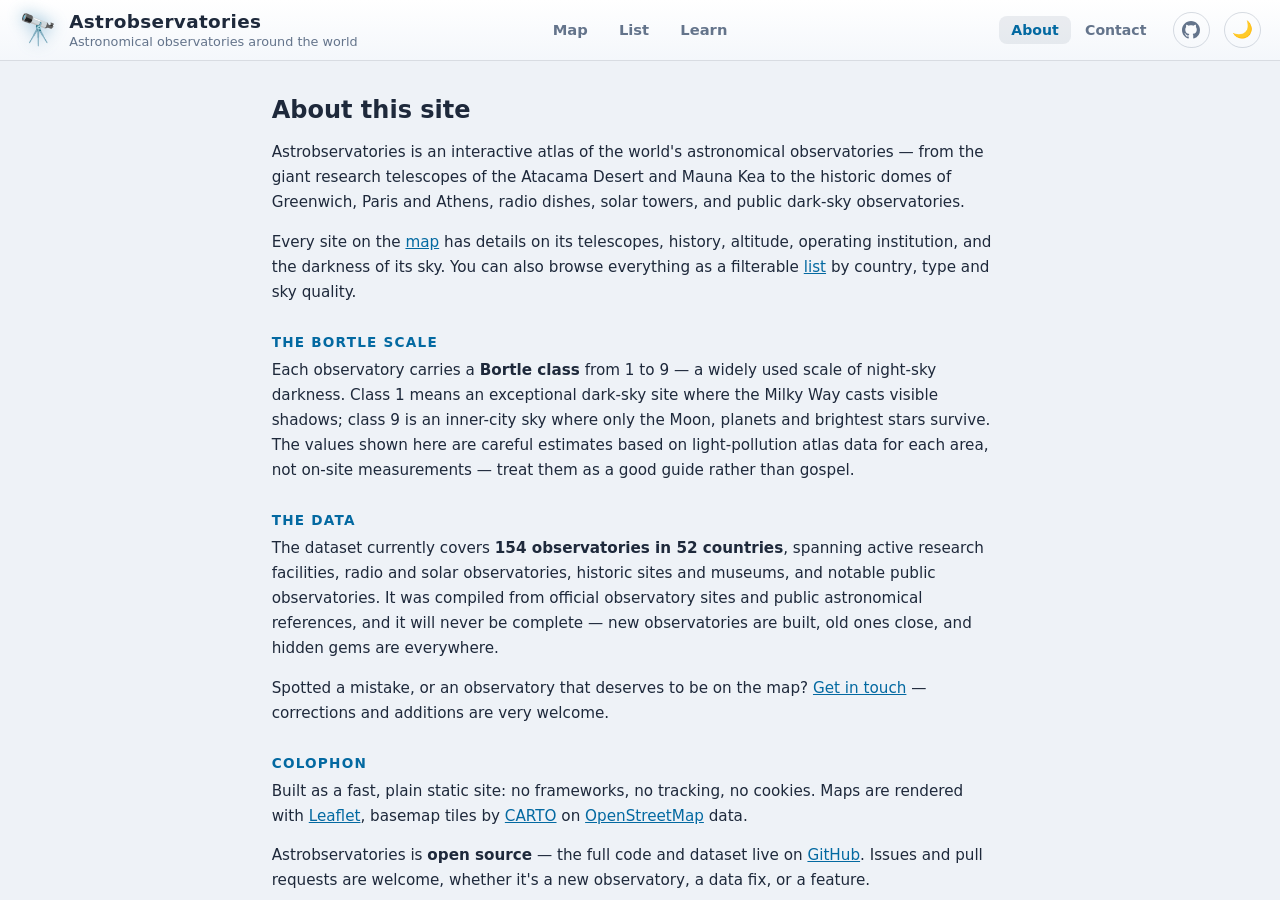
<file: about.html>
<!DOCTYPE html>
<html lang="en">
<head>
  <meta charset="UTF-8">
  <meta name="viewport" content="width=device-width, initial-scale=1.0">
  <title>About · Astrobservatories</title>
  <meta name="description" content="About Astrobservatories — an interactive map of the world's astronomical observatories">
  <link rel="icon" href="data:image/svg+xml,<svg xmlns=%22http://www.w3.org/2000/svg%22 viewBox=%220 0 100 100%22><text y=%22.9em%22 font-size=%2290%22>🔭</text></svg>">
  <link rel="stylesheet" href="css/style.css">
</head>
<body class="content-page">
  <header class="topbar">
    <div class="brand">
      <span class="brand-icon" aria-hidden="true">🔭</span>
      <div class="brand-text">
        <h1>Astrobservatories</h1>
        <p class="subtitle">Astronomical observatories around the world</p>
      </div>
    </div>
    <nav class="nav nav-main">
      <a href="index.html">Map</a>
      <a href="list.html">List</a>
      <a href="learn.html">Learn</a>
    </nav>
    <div class="controls">
      <nav class="nav">
        <a href="about.html" class="active">About</a>
        <a href="contact.html">Contact</a>
      </nav>
      <a class="gh-link" href="https://github.com/evangelosmeklis/astrobservatories" target="_blank" rel="noopener" aria-label="View source on GitHub" title="View source on GitHub">
        <svg viewBox="0 0 16 16" width="18" height="18" fill="currentColor" aria-hidden="true"><path d="M8 0C3.58 0 0 3.58 0 8c0 3.54 2.29 6.53 5.47 7.59.4.07.55-.17.55-.38 0-.19-.01-.82-.01-1.49-2.01.37-2.53-.49-2.69-.94-.09-.23-.48-.94-.82-1.13-.28-.15-.68-.52-.01-.53.63-.01 1.08.58 1.23.82.72 1.21 1.87.87 2.33.66.07-.52.28-.87.51-1.07-1.78-.2-3.64-.89-3.64-3.95 0-.87.31-1.59.82-2.15-.08-.2-.36-1.02.08-2.12 0 0 .67-.21 2.2.82.64-.18 1.32-.27 2-.27s1.36.09 2 .27c1.53-1.04 2.2-.82 2.2-.82.44 1.1.16 1.92.08 2.12.51.56.82 1.27.82 2.15 0 3.07-1.87 3.75-3.65 3.95.29.25.54.73.54 1.48 0 1.07-.01 1.93-.01 2.2 0 .21.15.46.55.38A8.01 8.01 0 0 0 16 8c0-4.42-3.58-8-8-8z"/></svg>
      </a>
      <button type="button" id="theme-btn" class="theme-btn" aria-label="Toggle dark mode">🌙</button>
    </div>
  </header>

  <main class="page-scroll">
  <div class="page">
    <h2>About this site</h2>
    <p>
      Astrobservatories is an interactive atlas of the world's astronomical observatories —
      from the giant research telescopes of the Atacama Desert and Mauna Kea to the historic
      domes of Greenwich, Paris and Athens, radio dishes, solar towers, and public
      dark-sky observatories.
    </p>
    <p>
      Every site on the <a href="index.html">map</a> has details on its telescopes, history,
      altitude, operating institution, and the darkness of its sky. You can also browse
      everything as a filterable <a href="list.html">list</a> by country, type and sky quality.
    </p>

    <h3>The Bortle scale</h3>
    <p>
      Each observatory carries a <strong>Bortle class</strong> from 1 to 9 — a widely used
      scale of night-sky darkness. Class 1 means an exceptional dark-sky site where the
      Milky Way casts visible shadows; class 9 is an inner-city sky where only the Moon,
      planets and brightest stars survive. The values shown here are careful estimates
      based on light-pollution atlas data for each area, not on-site measurements —
      treat them as a good guide rather than gospel.
    </p>

    <h3>The data</h3>
    <p>
      The dataset currently covers <strong>154 observatories in 52 countries</strong>, spanning
      active research facilities, radio and solar observatories, historic sites and museums, and
      notable public observatories. It was compiled from official observatory sites and public
      astronomical references, and it will never be complete — new observatories are built, old
      ones close, and hidden gems are everywhere.
    </p>
    <p>
      Spotted a mistake, or an observatory that deserves to be on the map?
      <a href="contact.html">Get in touch</a> — corrections and additions are very welcome.
    </p>

    <h3>Colophon</h3>
    <p>
      Built as a fast, plain static site: no frameworks, no tracking, no cookies. Maps are
      rendered with <a href="https://leafletjs.com" target="_blank" rel="noopener">Leaflet</a>,
      basemap tiles by <a href="https://carto.com/attributions" target="_blank" rel="noopener">CARTO</a>
      on <a href="https://www.openstreetmap.org/copyright" target="_blank" rel="noopener">OpenStreetMap</a> data.
    </p>
    <p>
      Astrobservatories is <strong>open source</strong> — the full code and dataset live on
      <a href="https://github.com/evangelosmeklis/astrobservatories" target="_blank" rel="noopener">GitHub</a>.
      Issues and pull requests are welcome, whether it's a new observatory, a data fix, or a feature.
    </p>
  </div>
  </main>

  <script src="js/theme.js"></script>
</body>
</html>
</file>
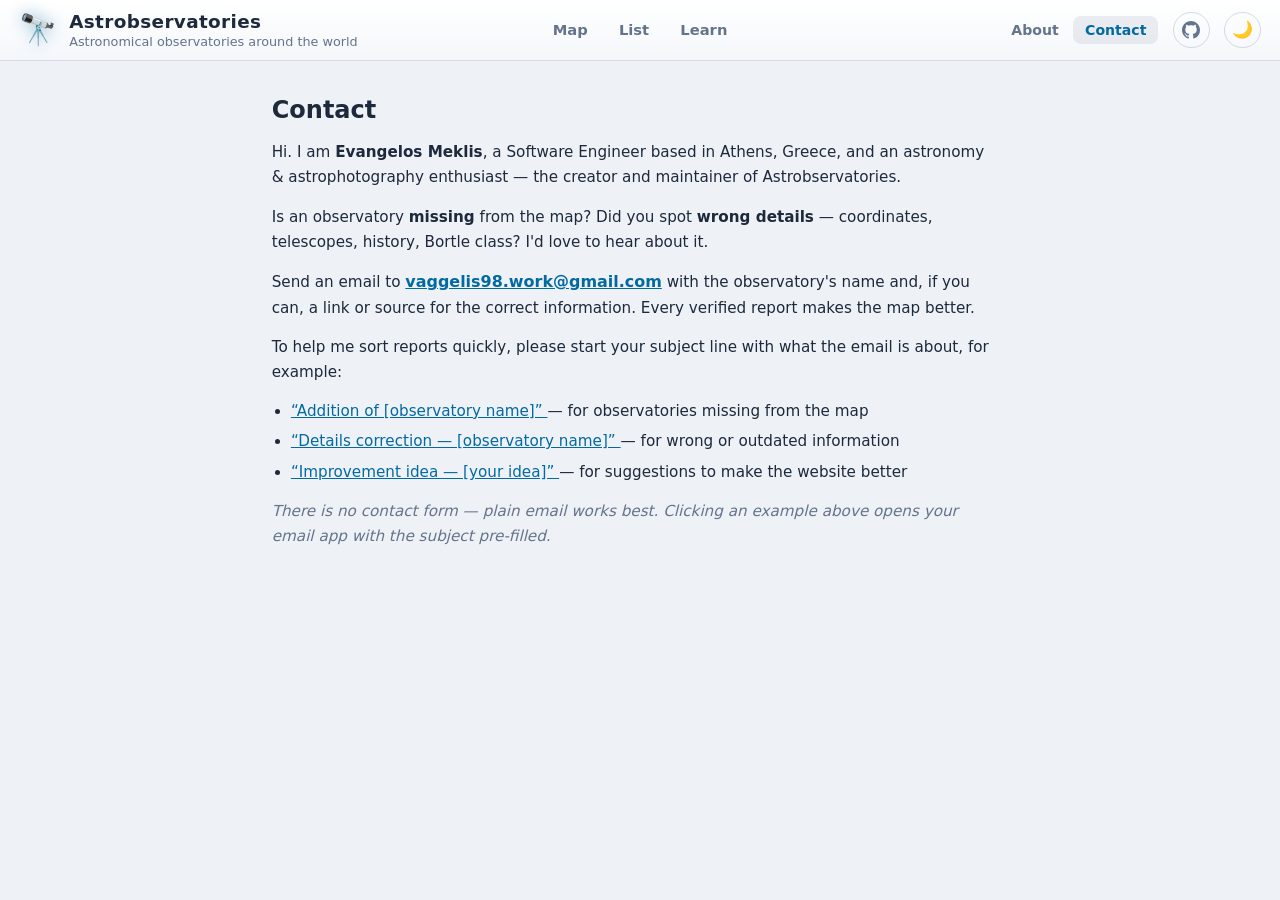
<file: contact.html>
<!DOCTYPE html>
<html lang="en">
<head>
  <meta charset="UTF-8">
  <meta name="viewport" content="width=device-width, initial-scale=1.0">
  <title>Contact · Astrobservatories</title>
  <meta name="description" content="Contact Astrobservatories — report a missing observatory or wrong details">
  <link rel="icon" href="data:image/svg+xml,<svg xmlns=%22http://www.w3.org/2000/svg%22 viewBox=%220 0 100 100%22><text y=%22.9em%22 font-size=%2290%22>🔭</text></svg>">
  <link rel="stylesheet" href="css/style.css">
</head>
<body class="content-page">
  <header class="topbar">
    <div class="brand">
      <span class="brand-icon" aria-hidden="true">🔭</span>
      <div class="brand-text">
        <h1>Astrobservatories</h1>
        <p class="subtitle">Astronomical observatories around the world</p>
      </div>
    </div>
    <nav class="nav nav-main">
      <a href="index.html">Map</a>
      <a href="list.html">List</a>
      <a href="learn.html">Learn</a>
    </nav>
    <div class="controls">
      <nav class="nav">
        <a href="about.html">About</a>
        <a href="contact.html" class="active">Contact</a>
      </nav>
      <a class="gh-link" href="https://github.com/evangelosmeklis/astrobservatories" target="_blank" rel="noopener" aria-label="View source on GitHub" title="View source on GitHub">
        <svg viewBox="0 0 16 16" width="18" height="18" fill="currentColor" aria-hidden="true"><path d="M8 0C3.58 0 0 3.58 0 8c0 3.54 2.29 6.53 5.47 7.59.4.07.55-.17.55-.38 0-.19-.01-.82-.01-1.49-2.01.37-2.53-.49-2.69-.94-.09-.23-.48-.94-.82-1.13-.28-.15-.68-.52-.01-.53.63-.01 1.08.58 1.23.82.72 1.21 1.87.87 2.33.66.07-.52.28-.87.51-1.07-1.78-.2-3.64-.89-3.64-3.95 0-.87.31-1.59.82-2.15-.08-.2-.36-1.02.08-2.12 0 0 .67-.21 2.2.82.64-.18 1.32-.27 2-.27s1.36.09 2 .27c1.53-1.04 2.2-.82 2.2-.82.44 1.1.16 1.92.08 2.12.51.56.82 1.27.82 2.15 0 3.07-1.87 3.75-3.65 3.95.29.25.54.73.54 1.48 0 1.07-.01 1.93-.01 2.2 0 .21.15.46.55.38A8.01 8.01 0 0 0 16 8c0-4.42-3.58-8-8-8z"/></svg>
      </a>
      <button type="button" id="theme-btn" class="theme-btn" aria-label="Toggle dark mode">🌙</button>
    </div>
  </header>

  <main class="page-scroll">
  <div class="page">
    <h2>Contact</h2>
    <p>
      Hi. I am <strong>Evangelos Meklis</strong>, a Software Engineer based in Athens, Greece,
      and an astronomy &amp; astrophotography enthusiast — the creator and maintainer of Astrobservatories.
    </p>
    <p>
      Is an observatory <strong>missing</strong> from the map? Did you spot
      <strong>wrong details</strong> — coordinates, telescopes, history, Bortle class?
      I'd love to hear about it.
    </p>
    <p>
      Send an email to
      <a class="email-link" href="mailto:vaggelis98.work@gmail.com">vaggelis98.work@gmail.com</a>
      with the observatory's name and, if you can, a link or source for the correct
      information. Every verified report makes the map better.
    </p>
    <p>
      To help me sort reports quickly, please start your subject line with what the email is about, for example:
    </p>
    <ul class="subject-examples">
      <li>
        <a href="mailto:vaggelis98.work@gmail.com?subject=Addition%20of%20%5Bobservatory%20name%5D">
          “Addition of [observatory name]”
        </a> — for observatories missing from the map
      </li>
      <li>
        <a href="mailto:vaggelis98.work@gmail.com?subject=Details%20correction%20%E2%80%94%20%5Bobservatory%20name%5D">
          “Details correction — [observatory name]”
        </a> — for wrong or outdated information
      </li>
      <li>
        <a href="mailto:vaggelis98.work@gmail.com?subject=Improvement%20idea%20%E2%80%94%20%5Byour%20idea%5D">
          “Improvement idea — [your idea]”
        </a> — for suggestions to make the website better
      </li>
    </ul>
    <p class="page-note">
      There is no contact form — plain email works best. Clicking an example above opens
      your email app with the subject pre-filled.
    </p>
  </div>
  </main>

  <script src="js/theme.js"></script>
</body>
</html>
</file>
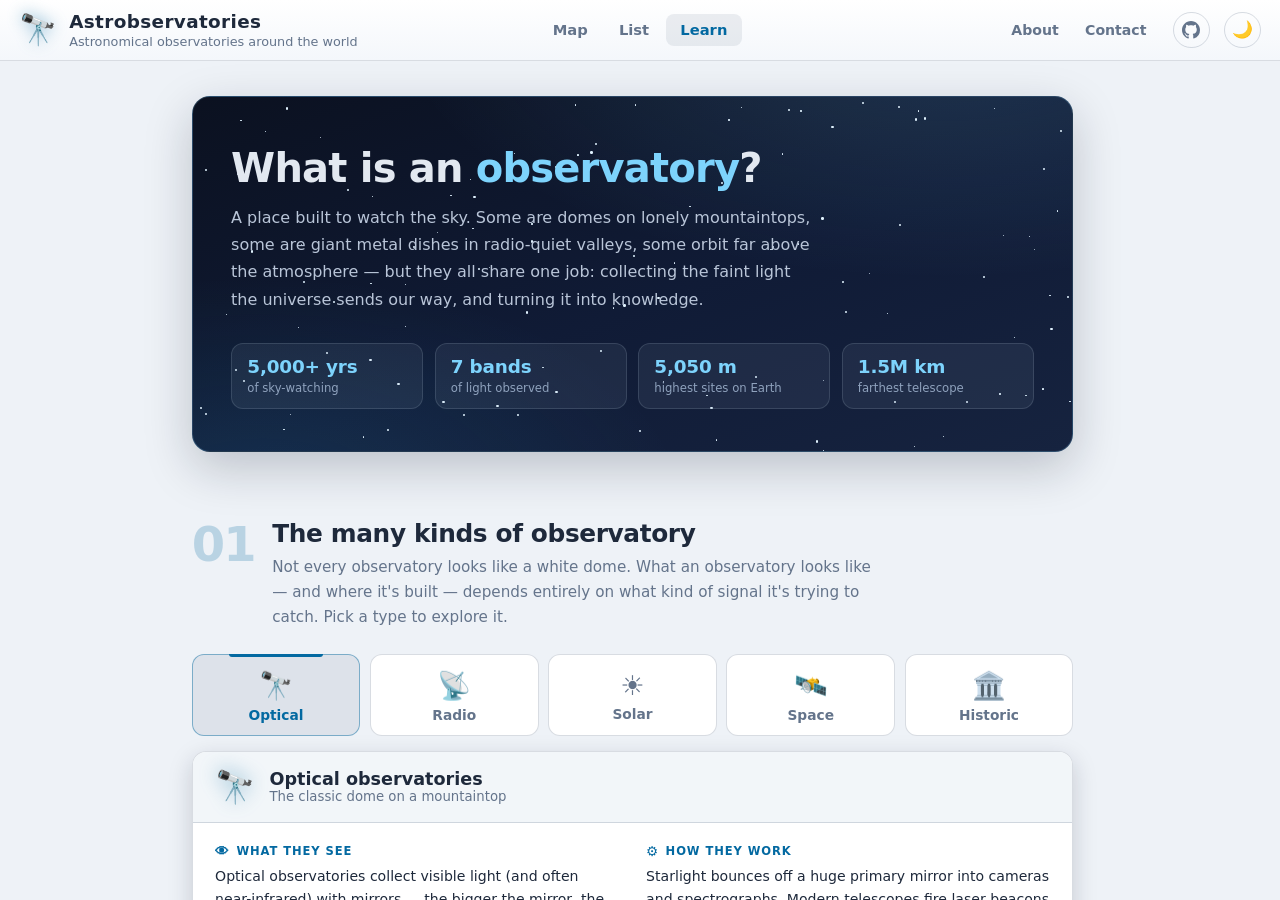
<file: learn.html>
<!DOCTYPE html>
<html lang="en">
<head>
  <meta charset="UTF-8">
  <meta name="viewport" content="width=device-width, initial-scale=1.0">
  <title>Learn · Astrobservatories</title>
  <meta name="description" content="What is an observatory? Explore the types of observatories, the electromagnetic spectrum, why telescopes live on mountaintops, the Bortle scale and the history of astronomy — interactively.">
  <link rel="icon" href="data:image/svg+xml,<svg xmlns=%22http://www.w3.org/2000/svg%22 viewBox=%220 0 100 100%22><text y=%22.9em%22 font-size=%2290%22>🔭</text></svg>">
  <link rel="stylesheet" href="css/style.css">
</head>
<body class="content-page">
  <header class="topbar">
    <div class="brand">
      <span class="brand-icon" aria-hidden="true">🔭</span>
      <div class="brand-text">
        <h1>Astrobservatories</h1>
        <p class="subtitle">Astronomical observatories around the world</p>
      </div>
    </div>
    <nav class="nav nav-main">
      <a href="index.html">Map</a>
      <a href="list.html">List</a>
      <a href="learn.html" class="active">Learn</a>
    </nav>
    <div class="controls">
      <nav class="nav">
        <a href="about.html">About</a>
        <a href="contact.html">Contact</a>
      </nav>
      <a class="gh-link" href="https://github.com/evangelosmeklis/astrobservatories" target="_blank" rel="noopener" aria-label="View source on GitHub" title="View source on GitHub">
        <svg viewBox="0 0 16 16" width="18" height="18" fill="currentColor" aria-hidden="true"><path d="M8 0C3.58 0 0 3.58 0 8c0 3.54 2.29 6.53 5.47 7.59.4.07.55-.17.55-.38 0-.19-.01-.82-.01-1.49-2.01.37-2.53-.49-2.69-.94-.09-.23-.48-.94-.82-1.13-.28-.15-.68-.52-.01-.53.63-.01 1.08.58 1.23.82.72 1.21 1.87.87 2.33.66.07-.52.28-.87.51-1.07-1.78-.2-3.64-.89-3.64-3.95 0-.87.31-1.59.82-2.15-.08-.2-.36-1.02.08-2.12 0 0 .67-.21 2.2.82.64-.18 1.32-.27 2-.27s1.36.09 2 .27c1.53-1.04 2.2-.82 2.2-.82.44 1.1.16 1.92.08 2.12.51.56.82 1.27.82 2.15 0 3.07-1.87 3.75-3.65 3.95.29.25.54.73.54 1.48 0 1.07-.01 1.93-.01 2.2 0 .21.15.46.55.38A8.01 8.01 0 0 0 16 8c0-4.42-3.58-8-8-8z"/></svg>
      </a>
      <button type="button" id="theme-btn" class="theme-btn" aria-label="Toggle dark mode">🌙</button>
    </div>
  </header>

  <main class="page-scroll">
  <div class="page page--wide learn">

    <!-- ============ Hero ============ -->
    <section class="learn-hero">
      <div class="hero-stars" id="hero-stars" aria-hidden="true"></div>
      <div class="hero-inner">
        <h2>What is an <em>observatory</em>?</h2>
        <p>
          A place built to watch the sky. Some are domes on lonely mountaintops, some are
          giant metal dishes in radio-quiet valleys, some orbit far above the atmosphere —
          but they all share one job: collecting the faint light the universe sends our way,
          and turning it into knowledge.
        </p>
        <div class="hero-stats">
          <div class="hero-stat"><strong>5,000+ yrs</strong><span>of sky-watching</span></div>
          <div class="hero-stat"><strong>7 bands</strong><span>of light observed</span></div>
          <div class="hero-stat"><strong>5,050 m</strong><span>highest sites on Earth</span></div>
          <div class="hero-stat"><strong>1.5M km</strong><span>farthest telescope</span></div>
        </div>
      </div>
    </section>

    <!-- ============ Types ============ -->
    <section class="learn-section" id="types">
      <header class="chapter-head">
        <span class="ch-num" aria-hidden="true">01</span>
        <div>
          <h3 class="ch-title">The many kinds of observatory</h3>
          <p class="ch-lead">
            Not every observatory looks like a white dome. What an observatory looks like —
            and where it's built — depends entirely on what kind of signal it's trying to catch.
            Pick a type to explore it.
          </p>
        </div>
      </header>
      <div class="type-tabs" id="type-tabs" role="tablist" aria-label="Observatory types"></div>
      <div class="type-panel learn-card" id="type-panel"></div>
    </section>

    <!-- ============ Spectrum ============ -->
    <section class="learn-section" id="spectrum">
      <header class="chapter-head">
        <span class="ch-num" aria-hidden="true">02</span>
        <div>
          <h3 class="ch-title">One sky, seven kinds of light</h3>
          <p class="ch-lead">
            Visible light is only a sliver of the electromagnetic spectrum. Each band reveals
            a different universe — but Earth's atmosphere blocks most of them, which is why
            observatories end up on mountaintops or in space. Tap a band to see what it shows us.
          </p>
        </div>
      </header>
      <div class="spectrum-bar" id="spectrum-bar" role="tablist" aria-label="Electromagnetic spectrum bands"></div>
      <div class="spectrum-scale" aria-hidden="true">
        <span>← longer waves</span>
        <span>shorter waves →</span>
      </div>
      <div class="spectrum-panel learn-card" id="spectrum-panel"></div>
    </section>

    <!-- ============ Altitude ============ -->
    <section class="learn-section" id="altitude">
      <header class="chapter-head">
        <span class="ch-num" aria-hidden="true">03</span>
        <div>
          <h3 class="ch-title">Why mountaintops?</h3>
          <p class="ch-lead">
            Air is the enemy of astronomy: it blurs starlight, glows faintly at night, and its
            water vapour swallows infrared light entirely. The cure is simple — climb above as
            much of it as you can. Drag the slider to take an observatory up a mountain.
          </p>
        </div>
      </header>
      <div class="alt-widget learn-card">
        <div class="alt-scene" id="alt-scene" aria-hidden="true">
          <div class="alt-stars" id="alt-stars"></div>
          <svg viewBox="0 0 400 180" preserveAspectRatio="none" class="alt-mountain">
            <polygon points="0,180 85,80 200,180" fill="rgba(71, 85, 105, 0.45)"/>
            <polygon points="100,180 260,25 400,180" fill="rgba(30, 41, 59, 0.8)"/>
          </svg>
          <div class="alt-dome" id="alt-dome">🔭</div>
          <div class="alt-haze" id="alt-haze"></div>
        </div>
        <div class="alt-controls">
          <input type="range" id="alt-slider" min="0" max="5100" step="50" value="0" aria-label="Observatory altitude in metres">
          <div class="alt-big" id="alt-value">0 m</div>
          <div class="alt-atmo" id="alt-atmo"></div>
          <div class="alt-atmo-bar"><div class="alt-atmo-fill" id="alt-fill"></div></div>
          <p class="alt-desc" id="alt-desc"></p>
          <div class="alt-example" id="alt-example"></div>
        </div>
      </div>
    </section>

    <!-- ============ Bortle ============ -->
    <section class="learn-section" id="bortle">
      <header class="chapter-head">
        <span class="ch-num" aria-hidden="true">04</span>
        <div>
          <h3 class="ch-title">How dark is your sky?</h3>
          <p class="ch-lead">
            Astronomers rate night-sky darkness on the <strong>Bortle scale</strong>, from
            class 1 (a sky so dark the Milky Way casts shadows) to class 9 (an inner-city
            glow where only the Moon and a handful of stars survive). Slide through the
            classes and watch the stars disappear.
          </p>
        </div>
      </header>
      <div class="bortle-widget learn-card">
        <div class="bortle-sky" id="bortle-sky" aria-hidden="true">
          <div class="milky-way" id="milky-way"></div>
          <div class="bortle-stars" id="bortle-stars"></div>
          <div class="bortle-horizon"></div>
        </div>
        <div class="bortle-controls">
          <input type="range" id="bortle-slider" min="1" max="9" step="1" value="1" aria-label="Bortle class">
          <div class="bortle-ticks" aria-hidden="true">
            <span>1</span><span>2</span><span>3</span><span>4</span><span>5</span><span>6</span><span>7</span><span>8</span><span>9</span>
          </div>
          <div class="bortle-readout">
            <span class="bortle-chip" id="bortle-chip"></span>
            <span class="bortle-class-name" id="bortle-name"></span>
          </div>
          <p class="bortle-desc" id="bortle-desc"></p>
          <p class="bortle-see" id="bortle-see"></p>
        </div>
      </div>
    </section>

    <!-- ============ Timeline ============ -->
    <section class="learn-section" id="history">
      <header class="chapter-head">
        <span class="ch-num" aria-hidden="true">05</span>
        <div>
          <h3 class="ch-title">Five millennia of looking up</h3>
          <p class="ch-lead">
            Observatories are older than telescopes — older, even, than writing in some places.
            Click any milestone to expand it.
          </p>
        </div>
      </header>
      <div class="timeline" id="timeline"></div>
    </section>

    <!-- ============ Quiz ============ -->
    <section class="learn-section" id="quiz">
      <header class="chapter-head">
        <span class="ch-num" aria-hidden="true">06</span>
        <div>
          <h3 class="ch-title">Test your knowledge</h3>
          <p class="ch-lead">Six quick questions — no pressure, instant answers.</p>
        </div>
      </header>
      <div class="quiz-card learn-card" id="quiz-card"></div>
    </section>

    <!-- ============ CTA ============ -->
    <section class="learn-cta">
      <p>Ready to explore the real thing?</p>
      <div class="cta-links">
        <a class="cta-btn" href="index.html">🗺️ Open the map</a>
        <a class="cta-btn cta-alt" href="list.html">📋 Browse the list</a>
      </div>
    </section>

  </div>
  </main>

  <script src="js/theme.js"></script>
  <script src="js/learn.js"></script>
</body>
</html>
</file>
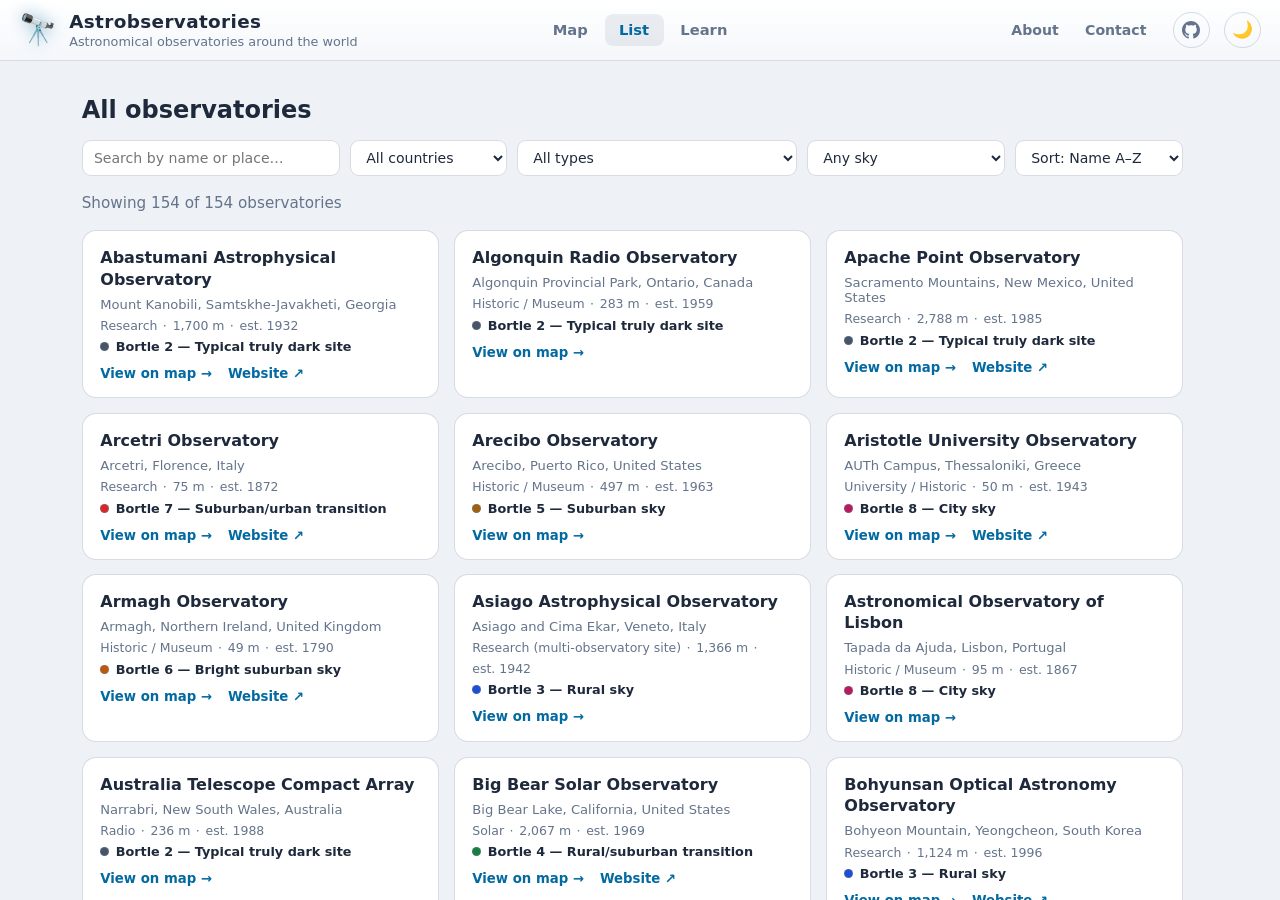
<file: list.html>
<!DOCTYPE html>
<html lang="en">
<head>
  <meta charset="UTF-8">
  <meta name="viewport" content="width=device-width, initial-scale=1.0">
  <title>All Observatories · Astrobservatories</title>
  <meta name="description" content="Browse and filter all astronomical observatories — by country, type and sky darkness">
  <link rel="icon" href="data:image/svg+xml,<svg xmlns=%22http://www.w3.org/2000/svg%22 viewBox=%220 0 100 100%22><text y=%22.9em%22 font-size=%2290%22>🔭</text></svg>">
  <link rel="stylesheet" href="css/style.css">
</head>
<body class="content-page">
  <header class="topbar">
    <div class="brand">
      <span class="brand-icon" aria-hidden="true">🔭</span>
      <div class="brand-text">
        <h1>Astrobservatories</h1>
        <p class="subtitle">Astronomical observatories around the world</p>
      </div>
    </div>
    <nav class="nav nav-main">
      <a href="index.html">Map</a>
      <a href="list.html" class="active">List</a>
      <a href="learn.html">Learn</a>
    </nav>
    <div class="controls">
      <nav class="nav">
        <a href="about.html">About</a>
        <a href="contact.html">Contact</a>
      </nav>
      <a class="gh-link" href="https://github.com/evangelosmeklis/astrobservatories" target="_blank" rel="noopener" aria-label="View source on GitHub" title="View source on GitHub">
        <svg viewBox="0 0 16 16" width="18" height="18" fill="currentColor" aria-hidden="true"><path d="M8 0C3.58 0 0 3.58 0 8c0 3.54 2.29 6.53 5.47 7.59.4.07.55-.17.55-.38 0-.19-.01-.82-.01-1.49-2.01.37-2.53-.49-2.69-.94-.09-.23-.48-.94-.82-1.13-.28-.15-.68-.52-.01-.53.63-.01 1.08.58 1.23.82.72 1.21 1.87.87 2.33.66.07-.52.28-.87.51-1.07-1.78-.2-3.64-.89-3.64-3.95 0-.87.31-1.59.82-2.15-.08-.2-.36-1.02.08-2.12 0 0 .67-.21 2.2.82.64-.18 1.32-.27 2-.27s1.36.09 2 .27c1.53-1.04 2.2-.82 2.2-.82.44 1.1.16 1.92.08 2.12.51.56.82 1.27.82 2.15 0 3.07-1.87 3.75-3.65 3.95.29.25.54.73.54 1.48 0 1.07-.01 1.93-.01 2.2 0 .21.15.46.55.38A8.01 8.01 0 0 0 16 8c0-4.42-3.58-8-8-8z"/></svg>
      </a>
      <button type="button" id="theme-btn" class="theme-btn" aria-label="Toggle dark mode">🌙</button>
    </div>
  </header>

  <main class="page-scroll">
  <div class="page page--wide">
    <h2>All observatories</h2>

    <div class="filters">
      <input type="search" id="f-search" placeholder="Search by name or place…" aria-label="Search">
      <select id="f-country" aria-label="Filter by country">
        <option value="">All countries</option>
      </select>
      <select id="f-type" aria-label="Filter by type">
        <option value="">All types</option>
      </select>
      <select id="f-sky" aria-label="Filter by sky darkness">
        <option value="">Any sky</option>
        <option value="dark">Dark sky (Bortle 1–3)</option>
        <option value="moderate">Moderate (Bortle 4–6)</option>
        <option value="bright">Bright (Bortle 7–9)</option>
      </select>
      <select id="f-sort" aria-label="Sort">
        <option value="name">Sort: Name A–Z</option>
        <option value="altitude">Sort: Highest first</option>
        <option value="oldest">Sort: Oldest first</option>
        <option value="newest">Sort: Newest first</option>
      </select>
    </div>

    <p class="result-count" id="result-count"></p>
    <div class="cards" id="cards"></div>
  </div>
  </main>

  <script src="js/theme.js"></script>
  <script src="js/list.js"></script>
</body>
</html>
</file>
<file: css/style.css>
/* Theme variables — light is the default, dark via <html data-theme="dark"> */
:root {
  --bg: #eef2f7;
  --bg-header: linear-gradient(180deg, #ffffff 0%, #f4f7fb 100%);
  --bg-panel: rgba(255, 255, 255, 0.97);
  --bg-inset: rgba(241, 245, 249, 0.9);
  --bg-hover: rgba(100, 116, 139, 0.12);
  --border: rgba(100, 116, 139, 0.25);
  --text: #1e293b;
  --text-dim: #64748b;
  --accent: #0369a1;
  --accent-soft: rgba(3, 105, 161, 0.45);
  --on-accent: #ffffff;
  --shadow: 0 8px 24px rgba(15, 23, 42, 0.18);
  --shadow-big: 0 16px 48px rgba(15, 23, 42, 0.22);
  --radius: 14px;
  --font: "Inter", "Segoe UI", system-ui, -apple-system, sans-serif;
}

html[data-theme="dark"] {
  --bg: #0b1120;
  --bg-header: linear-gradient(180deg, #0d1526 0%, #0b1120 100%);
  --bg-panel: rgba(13, 20, 38, 0.96);
  --bg-inset: rgba(30, 41, 59, 0.5);
  --bg-hover: rgba(148, 163, 184, 0.18);
  --border: rgba(148, 163, 184, 0.18);
  --text: #e2e8f0;
  --text-dim: #94a3b8;
  --accent: #7dd3fc;
  --accent-soft: rgba(125, 211, 252, 0.5);
  --on-accent: #082f49;
  --shadow: 0 8px 24px rgba(0, 0, 0, 0.55);
  --shadow-big: 0 16px 48px rgba(0, 0, 0, 0.6);
}

* { margin: 0; padding: 0; box-sizing: border-box; }

html, body {
  height: 100%;
  font-family: var(--font);
  background: var(--bg);
  color: var(--text);
}

body { display: flex; flex-direction: column; overflow: hidden; }

/* ---------- Header ---------- */
.topbar {
  display: grid;
  grid-template-columns: 1fr auto 1fr;
  align-items: center;
  gap: 1rem;
  padding: 0.7rem 1.2rem;
  background: var(--bg-header);
  border-bottom: 1px solid var(--border);
  z-index: 1100;
}

.brand { display: flex; align-items: center; gap: 0.75rem; min-width: 0; }
.brand-icon { font-size: 1.9rem; filter: drop-shadow(0 0 8px var(--accent-soft)); }
.brand-text h1 { font-size: 1.15rem; font-weight: 650; letter-spacing: 0.02em; }
.subtitle { font-size: 0.8rem; color: var(--text-dim); margin-top: 0.1rem; }

.controls { display: flex; align-items: center; gap: 0.9rem; flex-shrink: 0; }

.nav { display: flex; gap: 0.15rem; }
.nav a {
  padding: 0.4rem 0.75rem;
  border-radius: 8px;
  font-size: 0.88rem;
  font-weight: 600;
  color: var(--text-dim);
  text-decoration: none;
  transition: background 0.15s, color 0.15s;
}
.nav a:hover { color: var(--text); background: var(--bg-hover); }
.nav a.active { color: var(--accent); background: var(--bg-hover); }

/* Primary nav (Map/List/Learn) centred; secondary controls on the right */
.nav-main { justify-self: center; }
.nav-main a { font-size: 0.92rem; padding: 0.45rem 0.9rem; }
.controls { justify-self: end; }

@media (max-width: 820px) {
  .topbar { grid-template-columns: minmax(0, 1fr) auto; }
  .nav-main { grid-column: 1 / -1; grid-row: 2; }
  .brand-text { min-width: 0; }
  .brand-text h1 { white-space: nowrap; overflow: hidden; text-overflow: ellipsis; }
}

.lang-switch {
  display: flex;
  border: 1px solid var(--border);
  border-radius: 999px;
  overflow: hidden;
}
.lang-btn {
  background: transparent;
  color: var(--text-dim);
  border: none;
  padding: 0.42rem 0.95rem;
  font: inherit;
  font-size: 0.85rem;
  font-weight: 600;
  cursor: pointer;
  transition: background 0.15s, color 0.15s;
}
.lang-btn:hover { color: var(--text); }
.lang-btn.active { background: var(--accent); color: var(--on-accent); }

.gh-link {
  display: flex;
  align-items: center;
  justify-content: center;
  width: 2.3rem;
  height: 2.3rem;
  border: 1px solid var(--border);
  border-radius: 50%;
  color: var(--text-dim);
  transition: background 0.15s, color 0.15s;
}
.gh-link:hover { background: var(--bg-hover); color: var(--text); }

.theme-btn {
  width: 2.3rem;
  height: 2.3rem;
  border: 1px solid var(--border);
  border-radius: 50%;
  background: transparent;
  font-size: 1.05rem;
  line-height: 1;
  cursor: pointer;
  transition: background 0.15s;
}
.theme-btn:hover { background: var(--bg-hover); }

/* ---------- Map ---------- */
main { position: relative; flex: 1; min-height: 0; }
#map { position: absolute; inset: 0; background: var(--bg); }

.leaflet-container { font-family: var(--font); }

/* Observatory marker: emoji in a glowing badge.
   Fixed dark-navy badge in BOTH themes so it stands out on light and dark tiles alike. */
.obs-marker {
  display: flex;
  align-items: center;
  justify-content: center;
  width: 100%;
  height: 100%;
  font-size: 20px;
  background: radial-gradient(circle at 35% 30%, #1e3a5f, #0b1120);
  border: 2px solid #38bdf8;
  border-radius: 50%;
  box-shadow: 0 0 10px rgba(56, 189, 248, 0.55), 0 2px 6px rgba(0, 0, 0, 0.4);
  cursor: pointer;
  transition: transform 0.15s ease, box-shadow 0.15s ease;
}
.leaflet-marker-icon:hover .obs-marker,
.leaflet-marker-icon:focus .obs-marker {
  transform: scale(1.22);
  box-shadow: 0 0 18px rgba(56, 189, 248, 0.85), 0 2px 8px rgba(0, 0, 0, 0.5);
  border-color: #7dd3fc;
}

/* Cluster badge: same family as the single marker, but shows a count */
.obs-cluster {
  display: flex;
  align-items: center;
  justify-content: center;
  width: 100%;
  height: 100%;
  font-size: 0.85rem;
  font-weight: 700;
  color: #e0f2fe;
  background: radial-gradient(circle at 35% 30%, #1e3a5f, #0b1120);
  border: 2px solid #38bdf8;
  border-radius: 50%;
  box-shadow: 0 0 10px rgba(56, 189, 248, 0.45), 0 2px 6px rgba(0, 0, 0, 0.4);
  cursor: pointer;
  transition: transform 0.15s ease;
}
.leaflet-marker-icon:hover .obs-cluster { transform: scale(1.12); }

/* Hover tooltip */
.leaflet-tooltip.obs-tooltip {
  background: var(--bg-panel);
  color: var(--text);
  border: 1px solid var(--border);
  border-radius: 10px;
  box-shadow: var(--shadow);
  padding: 0.6rem 0.75rem;
  max-width: 260px;
  white-space: normal;
}
.leaflet-tooltip.obs-tooltip::before { display: none; }

.tip-name { font-weight: 650; font-size: 0.92rem; margin-bottom: 0.15rem; }
.tip-loc { font-size: 0.78rem; color: var(--text-dim); }

.tip-stats {
  display: flex;
  gap: 1rem;
  margin-top: 0.55rem;
  padding-top: 0.55rem;
  border-top: 1px solid var(--border);
}
.tip-label {
  display: block;
  font-size: 0.6rem;
  font-weight: 600;
  text-transform: uppercase;
  letter-spacing: 0.07em;
  color: var(--text-dim);
  margin-bottom: 0.15rem;
  white-space: nowrap;
}
.tip-value {
  display: flex;
  align-items: center;
  gap: 0.32rem;
  font-size: 0.83rem;
  font-weight: 600;
  white-space: nowrap;
}
.bortle-dot {
  display: inline-block;
  width: 9px;
  height: 9px;
  border-radius: 50%;
  border: 1px solid rgba(100, 116, 139, 0.5);
  flex-shrink: 0;
}
.tip-hint { margin-top: 0.55rem; font-size: 0.68rem; color: var(--text-dim); }

/* ---------- Bortle scale widget (detail panel) ---------- */
.bortle-cells { display: flex; gap: 3px; margin: 0.3rem 0 0.4rem; }
.bortle-cell {
  flex: 1;
  height: 9px;
  border-radius: 2px;
  opacity: 0.3;
}
.bortle-cell.active {
  opacity: 1;
  height: 13px;
  margin-top: -2px;
  outline: 2px solid var(--text);
  outline-offset: 1px;
}
.bortle-name { font-size: 0.82rem; font-weight: 600; }

/* ---------- Detail panel ---------- */
.panel {
  position: absolute;
  top: 0.9rem;
  right: 0.9rem;
  bottom: 0.9rem;
  width: min(400px, calc(100vw - 1.8rem));
  background: var(--bg-panel);
  backdrop-filter: blur(10px);
  border: 1px solid var(--border);
  border-radius: var(--radius);
  box-shadow: var(--shadow-big);
  overflow-y: auto;
  padding: 1.3rem 1.3rem 1.5rem;
  z-index: 1000;
  animation: slide-in 0.22s ease;
}
@keyframes slide-in {
  from { transform: translateX(24px); opacity: 0; }
  to { transform: none; opacity: 1; }
}

.panel-close {
  position: absolute;
  top: 0.6rem;
  right: 0.7rem;
  width: 2rem;
  height: 2rem;
  border: none;
  border-radius: 50%;
  background: var(--bg-hover);
  color: var(--text-dim);
  font-size: 1.25rem;
  line-height: 1;
  cursor: pointer;
}
.panel-close:hover { color: var(--text); }

.panel h2 { font-size: 1.2rem; line-height: 1.3; margin: 0.2rem 2rem 0.2rem 0; }
.panel .obs-loc { color: var(--text-dim); font-size: 0.85rem; margin-bottom: 0.8rem; }

.obs-meta {
  display: grid;
  grid-template-columns: auto 1fr;
  gap: 0.35rem 0.8rem;
  font-size: 0.83rem;
  margin: 0.9rem 0;
  padding: 0.8rem 0.9rem;
  background: var(--bg-inset);
  border: 1px solid var(--border);
  border-radius: 10px;
}
.obs-meta dt { color: var(--text-dim); }
.obs-meta dd { margin: 0; }

.panel h3 {
  font-size: 0.78rem;
  text-transform: uppercase;
  letter-spacing: 0.09em;
  color: var(--accent);
  margin: 1.1rem 0 0.35rem;
}
.panel p { font-size: 0.88rem; line-height: 1.55; color: var(--text); }

.obs-link {
  display: inline-block;
  margin-top: 1rem;
  color: var(--accent);
  font-size: 0.85rem;
  text-decoration: none;
  border-bottom: 1px solid var(--accent-soft);
}
.obs-link:hover { border-bottom-color: var(--accent); }

.approx-note { font-size: 0.72rem; color: var(--text-dim); font-style: italic; margin-top: 0.8rem; }

/* ---------- Map search ---------- */
.map-search {
  position: absolute;
  top: 0.9rem;
  left: 0.9rem;
  z-index: 1001;
  width: min(320px, calc(100vw - 1.8rem));
}
.map-search input {
  width: 100%;
  font: inherit;
  font-size: 0.88rem;
  color: var(--text);
  background: var(--bg-panel);
  border: 1px solid var(--border);
  border-radius: 10px;
  padding: 0.6rem 0.85rem;
  box-shadow: var(--shadow);
}
.map-search input:focus { outline: 2px solid var(--accent-soft); }
.map-search input::placeholder { color: var(--text-dim); }

.search-results {
  margin-top: 0.4rem;
  background: var(--bg-panel);
  border: 1px solid var(--border);
  border-radius: 10px;
  box-shadow: var(--shadow);
  overflow: hidden;
}
.search-hit {
  display: flex;
  align-items: center;
  gap: 0.6rem;
  width: 100%;
  padding: 0.55rem 0.75rem;
  background: transparent;
  border: none;
  border-bottom: 1px solid var(--border);
  font: inherit;
  color: var(--text);
  text-align: left;
  cursor: pointer;
}
.search-hit:last-child { border-bottom: none; }
.search-hit:hover, .search-hit:focus { background: var(--bg-hover); }
.hit-emoji { font-size: 1.1rem; flex-shrink: 0; }
.hit-text { display: flex; flex-direction: column; min-width: 0; }
.hit-text strong { font-size: 0.85rem; font-weight: 650; white-space: nowrap; overflow: hidden; text-overflow: ellipsis; }
.hit-text small { font-size: 0.72rem; color: var(--text-dim); white-space: nowrap; overflow: hidden; text-overflow: ellipsis; }
.search-empty { padding: 0.6rem 0.75rem; font-size: 0.82rem; color: var(--text-dim); }

/* Reset-view button */
.reset-view-btn {
  width: 34px;
  height: 34px;
  margin-bottom: 6px;
  border: 1px solid var(--border);
  border-radius: 8px;
  background: var(--bg-panel);
  font-size: 1.05rem;
  line-height: 1;
  cursor: pointer;
  box-shadow: var(--shadow);
}
.reset-view-btn:hover { background: var(--bg-hover); }

/* ---------- Legend ---------- */
.legend {
  position: absolute;
  left: 0.9rem;
  bottom: 1.6rem;
  z-index: 1000;
  background: var(--bg-panel);
  border: 1px solid var(--border);
  border-radius: 10px;
  padding: 0.6rem 0.8rem;
  box-shadow: var(--shadow);
  max-width: 230px;
}
.legend-icons {
  display: flex;
  flex-wrap: wrap;
  gap: 0.35rem 0.7rem;
  font-size: 0.72rem;
  color: var(--text);
  margin-bottom: 0.55rem;
  padding-bottom: 0.55rem;
  border-bottom: 1px solid var(--border);
}
.legend-title { font-size: 0.7rem; font-weight: 650; color: var(--text-dim); display: block; margin-bottom: 0.4rem; }
.legend-scale { display: flex; gap: 3px; }
.legend-cell { flex: 1; display: flex; flex-direction: column; align-items: center; gap: 3px; }
.legend-swatch { width: 100%; height: 9px; border-radius: 2px; }
.legend-num { font-size: 0.58rem; color: var(--text-dim); line-height: 1; }
.legend-ends { display: flex; justify-content: space-between; font-size: 0.63rem; color: var(--text-dim); margin-top: 0.3rem; }

.noscript { padding: 2rem; text-align: center; }

/* ---------- Content pages (list / about / contact) ----------
   The body never scrolls; content scrolls inside .page-scroll below the
   header, so the scrollbar can't shift the topbar between pages. */
.page-scroll {
  flex: 1;
  min-height: 0;
  overflow-y: auto;
  scrollbar-gutter: stable;
}

.page {
  width: 100%;
  max-width: 760px;
  margin: 0 auto;
  padding: 2.2rem 1.2rem 4rem;
}
.page--wide { max-width: 1140px; }

.page h2 { font-size: 1.5rem; margin-bottom: 1rem; }
.page h3 {
  font-size: 0.85rem;
  text-transform: uppercase;
  letter-spacing: 0.09em;
  color: var(--accent);
  margin: 1.8rem 0 0.5rem;
}
.page p { line-height: 1.65; margin-bottom: 0.9rem; font-size: 0.95rem; }
.page a { color: var(--accent); }
.page-note { color: var(--text-dim); font-size: 0.85rem; font-style: italic; }
.subject-examples { margin: 0 0 0.9rem 1.2rem; }
.subject-examples li { margin-bottom: 0.45rem; font-size: 0.95rem; line-height: 1.55; }
.email-link { font-weight: 650; font-size: 1.05em; }

/* Filters */
.filters {
  display: flex;
  flex-wrap: wrap;
  gap: 0.6rem;
  margin-bottom: 0.9rem;
}
.filters input[type="search"],
.filters select {
  font: inherit;
  font-size: 0.88rem;
  color: var(--text);
  background: var(--bg-panel);
  border: 1px solid var(--border);
  border-radius: 9px;
  padding: 0.5rem 0.7rem;
}
.filters input[type="search"] { flex: 1 1 220px; min-width: 180px; }
.filters select { flex: 0 1 auto; cursor: pointer; }
.filters input:focus, .filters select:focus { outline: 2px solid var(--accent-soft); }

.result-count { color: var(--text-dim); font-size: 0.82rem; margin-bottom: 1.1rem; }

/* Observatory cards */
.cards {
  display: grid;
  grid-template-columns: repeat(auto-fill, minmax(300px, 1fr));
  gap: 0.9rem;
}
.obs-card {
  display: flex;
  flex-direction: column;
  gap: 0.4rem;
  background: var(--bg-panel);
  border: 1px solid var(--border);
  border-radius: var(--radius);
  padding: 1rem 1.1rem;
}
.obs-card h3 {
  font-size: 1rem;
  text-transform: none;
  letter-spacing: normal;
  color: var(--text);
  margin: 0;
  line-height: 1.35;
}
.card-loc { color: var(--text-dim); font-size: 0.82rem; }
.card-meta {
  display: flex;
  flex-wrap: wrap;
  gap: 0.35rem;
  color: var(--text-dim);
  font-size: 0.78rem;
}
.card-bortle {
  display: flex;
  align-items: center;
  gap: 0.4rem;
  font-size: 0.8rem;
  font-weight: 600;
}
.card-links { display: flex; gap: 1rem; margin-top: 0.35rem; }
.card-links a {
  font-size: 0.83rem;
  font-weight: 600;
  color: var(--accent);
  text-decoration: none;
}
.card-links a:hover { text-decoration: underline; }

/* ---------- Learn page ---------- */
.learn { max-width: 920px; }
.learn-section { margin-top: 4.2rem; }

/* Chapter headers: big ghost number + title + lead */
.chapter-head { display: flex; align-items: flex-start; gap: 1.1rem; margin-bottom: 1.5rem; }
.ch-num {
  font-size: 3rem;
  font-weight: 800;
  line-height: 1;
  letter-spacing: -0.04em;
  color: var(--accent);
  opacity: 0.22;
  font-variant-numeric: tabular-nums;
  user-select: none;
  margin-top: 0.1rem;
}
.page .ch-title {
  font-size: 1.55rem;
  font-weight: 750;
  letter-spacing: -0.015em;
  text-transform: none;
  color: var(--text);
  margin: 0 0 0.45rem;
}
.page .ch-lead { color: var(--text-dim); max-width: 64ch; line-height: 1.65; font-size: 0.95rem; margin: 0; }

/* Shared card base for the interactive widgets */
.learn-card {
  background: var(--bg-panel);
  border: 1px solid var(--border);
  border-radius: var(--radius);
  box-shadow: var(--shadow);
}

/* Panel pop-in shared by interactive widgets */
@keyframes pop-in {
  from { transform: translateY(6px); opacity: 0; }
  to { transform: none; opacity: 1; }
}
.pop { animation: pop-in 0.25s ease; }

/* Hero */
.learn-hero {
  position: relative;
  overflow: hidden;
  border-radius: 18px;
  border: 1px solid rgba(125, 211, 252, 0.2);
  background:
    radial-gradient(900px 420px at 85% -20%, rgba(125, 211, 252, 0.16), transparent 60%),
    radial-gradient(700px 380px at 8% 115%, rgba(56, 189, 248, 0.13), transparent 60%),
    linear-gradient(160deg, #0b1120 0%, #101b36 55%, #16233f 100%);
  color: #e2e8f0;
  padding: 3rem 2.4rem 2.6rem;
  box-shadow: var(--shadow-big);
}
.hero-inner { position: relative; z-index: 1; }
.learn-hero h2 { font-size: clamp(1.8rem, 4.5vw, 2.5rem); letter-spacing: -0.02em; margin-bottom: 0.8rem; }
.learn-hero h2 em { font-style: normal; color: #7dd3fc; }
.learn-hero p { line-height: 1.7; color: #b9c5d8; max-width: 58ch; font-size: 1rem; }
.hero-stars { position: absolute; inset: 0; z-index: 0; }
.hero-stars span {
  position: absolute;
  border-radius: 50%;
  background: #e0f2fe;
  animation: twinkle 3s ease-in-out infinite;
}
@keyframes twinkle {
  0%, 100% { opacity: 0.12; }
  50% { opacity: 0.9; }
}
.hero-stats { display: grid; grid-template-columns: repeat(4, 1fr); gap: 0.7rem; margin-top: 1.9rem; }
.hero-stat {
  padding: 0.75rem 0.95rem;
  background: rgba(148, 163, 184, 0.1);
  border: 1px solid rgba(148, 163, 184, 0.22);
  border-radius: 12px;
}
.hero-stat strong { display: block; font-size: 1.15rem; color: #7dd3fc; letter-spacing: -0.01em; }
.hero-stat span { font-size: 0.73rem; color: #8fa2bd; }

/* Type explorer */
.type-tabs { display: grid; grid-template-columns: repeat(5, 1fr); gap: 0.6rem; margin-bottom: 0.9rem; }
.type-tab {
  position: relative;
  display: flex;
  flex-direction: column;
  align-items: center;
  gap: 0.35rem;
  padding: 0.9rem 0.4rem 0.75rem;
  font: inherit;
  font-size: 0.86rem;
  font-weight: 650;
  color: var(--text-dim);
  background: var(--bg-panel);
  border: 1px solid var(--border);
  border-radius: 12px;
  cursor: pointer;
  transition: color 0.15s, border-color 0.15s, transform 0.15s, box-shadow 0.15s, background 0.15s;
}
.type-tab::after {
  content: "";
  position: absolute;
  top: -1px;
  left: 22%;
  right: 22%;
  height: 3px;
  border-radius: 0 0 3px 3px;
  background: var(--accent);
  opacity: 0;
  transition: opacity 0.15s;
}
.type-tab:hover { color: var(--text); transform: translateY(-2px); box-shadow: var(--shadow); }
.type-tab.active { color: var(--accent); border-color: var(--accent-soft); background: var(--bg-hover); }
.type-tab.active::after { opacity: 1; }
.type-tab-emoji { font-size: 1.7rem; }

.type-panel { overflow: hidden; }
.type-head {
  display: flex;
  align-items: center;
  gap: 0.9rem;
  padding: 1rem 1.4rem;
  background: var(--bg-inset);
  border-bottom: 1px solid var(--border);
}
.type-big-emoji { font-size: 2rem; filter: drop-shadow(0 0 10px var(--accent-soft)); }
.type-name { font-size: 1.1rem; font-weight: 750; }
.type-tagline { font-size: 0.83rem; color: var(--text-dim); }
.type-grid {
  display: grid;
  grid-template-columns: 1fr 1fr;
  gap: 1.2rem 1.7rem;
  padding: 1.3rem 1.4rem 1.4rem;
}
.type-block h4 {
  display: flex;
  align-items: center;
  gap: 0.4rem;
  font-size: 0.72rem;
  text-transform: uppercase;
  letter-spacing: 0.08em;
  color: var(--accent);
  margin-bottom: 0.35rem;
}
.type-block h4 span { font-size: 0.85rem; }
.type-block p { font-size: 0.88rem; line-height: 1.65; margin: 0; color: var(--text); }

/* Spectrum explorer */
.spectrum-bar { display: flex; gap: 4px; margin-bottom: 0.35rem; }
.spec-band {
  display: flex;
  flex-direction: column;
  align-items: center;
  gap: 1px;
  min-width: 0;
  padding: 0.6rem 0.25rem 0.5rem;
  font: inherit;
  font-size: 0.76rem;
  font-weight: 700;
  color: #fff;
  text-shadow: 0 1px 2px rgba(0, 0, 0, 0.35);
  background: var(--band-color);
  border: none;
  border-radius: 9px;
  cursor: pointer;
  white-space: nowrap;
  overflow: hidden;
  opacity: 0.45;
  transition: opacity 0.15s, transform 0.15s, box-shadow 0.15s;
}
.spec-band small { font-size: 0.58rem; font-weight: 600; opacity: 0.9; }
.spec-band:hover { opacity: 0.75; }
.spec-band.active { opacity: 1; transform: translateY(-3px); box-shadow: 0 6px 16px -4px var(--band-color); }
.spectrum-scale { display: flex; justify-content: space-between; font-size: 0.68rem; color: var(--text-dim); margin-bottom: 1rem; }

.spectrum-panel { overflow: hidden; }
.spec-head {
  display: flex;
  align-items: center;
  flex-wrap: wrap;
  gap: 0.6rem;
  padding: 0.9rem 1.4rem;
  background: var(--bg-inset);
  border-bottom: 1px solid var(--border);
  font-size: 1.02rem;
}
.spec-dot { width: 13px; height: 13px; border-radius: 50%; background: var(--band-color); box-shadow: 0 0 8px var(--band-color); }
.spec-wl { font-size: 0.75rem; color: var(--text-dim); font-weight: 600; }
.spec-ground {
  margin-left: auto;
  font-size: 0.75rem;
  font-weight: 600;
  color: var(--text-dim);
  background: var(--bg-panel);
  border: 1px solid var(--border);
  border-radius: 999px;
  padding: 0.25rem 0.7rem;
}
.spec-body { padding: 1.1rem 1.4rem 1.2rem; }
.spec-body p { font-size: 0.88rem; line-height: 1.65; margin: 0 0 0.6rem; }
.spec-note { color: var(--text-dim); }
.spec-scopes { margin-bottom: 0 !important; }

/* Altitude widget */
.alt-widget {
  display: grid;
  grid-template-columns: 1.05fr 1fr;
  gap: 1.5rem;
  padding: 1.4rem;
}
.alt-scene {
  position: relative;
  min-height: 260px;
  border-radius: 12px;
  overflow: hidden;
  border: 1px solid var(--border);
}
.alt-stars { position: absolute; inset: 0; opacity: 0; transition: opacity 0.2s; }
.alt-stars span { position: absolute; border-radius: 50%; background: #e2e8f0; }
.alt-mountain { position: absolute; inset: 0; width: 100%; height: 100%; }
.alt-dome {
  position: absolute;
  left: 27%;
  bottom: 5%;
  font-size: 1.4rem;
  transform: translateX(-50%);
  filter: drop-shadow(0 2px 4px rgba(0, 0, 0, 0.4));
  z-index: 2;
  transition: bottom 0.12s linear, left 0.12s linear;
}
.alt-haze {
  position: absolute;
  left: 0; right: 0; bottom: 0;
  height: 55%;
  background: linear-gradient(to top, rgba(203, 213, 225, 0.8), transparent);
  transition: opacity 0.2s;
  z-index: 1;
}
.alt-controls input[type="range"] { width: 100%; accent-color: var(--accent); margin-bottom: 0.6rem; }
.alt-big { font-size: 2rem; font-weight: 800; color: var(--accent); font-variant-numeric: tabular-nums; letter-spacing: -0.02em; line-height: 1.1; }
.alt-atmo { font-size: 0.78rem; font-weight: 650; color: var(--text-dim); margin: 0.25rem 0 0.35rem; }
.alt-atmo-bar {
  height: 8px;
  border-radius: 4px;
  background: var(--bg-inset);
  border: 1px solid var(--border);
  overflow: hidden;
  margin-bottom: 0.9rem;
}
.alt-atmo-fill { height: 100%; width: 0; background: linear-gradient(90deg, var(--accent), #38bdf8); transition: width 0.12s linear; }
.alt-desc { font-size: 0.88rem; line-height: 1.62; margin-bottom: 0.8rem; }
.alt-example {
  font-size: 0.8rem;
  color: var(--text-dim);
  background: var(--bg-inset);
  border: 1px solid var(--border);
  border-radius: 8px;
  padding: 0.55rem 0.75rem;
}

/* Bortle sky simulator */
.bortle-widget {
  display: grid;
  grid-template-columns: 1fr 1fr;
  gap: 1.5rem;
  padding: 1.4rem;
}
.bortle-sky {
  position: relative;
  min-height: 260px;
  border-radius: 12px;
  overflow: hidden;
  border: 1px solid var(--border);
  transition: background 0.35s ease;
}
.milky-way {
  position: absolute;
  top: -30%;
  left: -20%;
  width: 150%;
  height: 55%;
  transform: rotate(-24deg);
  background: radial-gradient(ellipse 60% 100% at 50% 50%, rgba(226, 232, 240, 0.5), rgba(226, 232, 240, 0.14) 55%, transparent 75%);
  filter: blur(6px);
  transition: opacity 0.35s ease;
}
.bortle-stars span {
  position: absolute;
  border-radius: 50%;
  background: #f1f5f9;
  transition: opacity 0.35s ease;
}
.bortle-horizon {
  position: absolute;
  left: 0; right: 0; bottom: 0;
  height: 14%;
  background: linear-gradient(to top, rgba(2, 6, 23, 0.65), transparent);
}
.bortle-controls input[type="range"] { width: 100%; accent-color: var(--accent); }
.bortle-ticks {
  display: flex;
  justify-content: space-between;
  padding: 0 5px;
  font-size: 0.66rem;
  color: var(--text-dim);
  font-variant-numeric: tabular-nums;
  margin-bottom: 0.7rem;
}
.bortle-readout { display: flex; align-items: center; gap: 0.65rem; margin-bottom: 0.55rem; }
.bortle-chip {
  font-size: 0.78rem;
  font-weight: 700;
  padding: 0.25rem 0.65rem;
  border-radius: 999px;
}
.bortle-class-name { font-weight: 700; font-size: 0.98rem; }
.bortle-desc { font-size: 0.85rem; color: var(--text-dim); margin-bottom: 0.6rem; }
.bortle-see { font-size: 0.88rem; line-height: 1.62; }

/* Timeline */
.timeline { position: relative; margin-top: 0.4rem; }
.timeline::before {
  content: "";
  position: absolute;
  top: 8px;
  bottom: 8px;
  left: 7px;
  width: 2px;
  background: linear-gradient(to bottom, var(--accent-soft) 0%, var(--accent-soft) 80%, transparent);
}
.tl-item { position: relative; padding-left: 2rem; }
.tl-head {
  position: relative;
  display: flex;
  align-items: center;
  gap: 0.8rem;
  width: 100%;
  padding: 0.6rem 0.6rem;
  font: inherit;
  text-align: left;
  background: transparent;
  border: none;
  color: var(--text);
  cursor: pointer;
  border-radius: 10px;
  transition: background 0.15s;
}
.tl-head:hover { background: var(--bg-hover); }
.tl-dot {
  position: absolute;
  left: calc(-2rem + 2px);
  top: 50%;
  transform: translateY(-50%);
  width: 12px;
  height: 12px;
  border-radius: 50%;
  background: var(--accent);
  border: 2px solid var(--bg);
  box-shadow: 0 0 6px var(--accent-soft);
}
.tl-year {
  flex-shrink: 0;
  width: 5.4rem;
  box-sizing: border-box;
  text-align: center;
  font-size: 0.72rem;
  font-weight: 700;
  color: var(--accent);
  background: var(--bg-hover);
  border-radius: 999px;
  padding: 0.22rem 0.4rem;
  font-variant-numeric: tabular-nums;
}
.tl-title { font-size: 0.94rem; font-weight: 650; flex: 1; min-width: 0; }
.tl-caret { color: var(--text-dim); transition: transform 0.2s; font-size: 0.8rem; }
.tl-item.open .tl-caret { transform: rotate(180deg); }
.tl-body {
  max-height: 0;
  overflow: hidden;
  transition: max-height 0.3s ease;
}
.tl-item.open .tl-body { max-height: 24rem; }
.tl-body p {
  font-size: 0.87rem;
  line-height: 1.62;
  color: var(--text-dim);
  margin: 0;
  padding: 0.1rem 2.2rem 0.9rem calc(0.6rem + 5.4rem + 0.8rem);
}

/* Quiz */
.quiz-card { padding: 1.4rem 1.5rem; }
.quiz-progress {
  font-size: 0.72rem;
  font-weight: 700;
  text-transform: uppercase;
  letter-spacing: 0.08em;
  color: var(--text-dim);
  margin-bottom: 0.45rem;
}
.quiz-bar {
  height: 6px;
  border-radius: 3px;
  background: var(--bg-inset);
  border: 1px solid var(--border);
  overflow: hidden;
  margin-bottom: 1.1rem;
}
.quiz-bar-fill { height: 100%; background: var(--accent); transition: width 0.25s; }
.quiz-q { font-size: 1.05rem; font-weight: 700; line-height: 1.45; margin-bottom: 1rem; }
.quiz-options { display: flex; flex-direction: column; gap: 0.5rem; }
.quiz-opt {
  display: flex;
  align-items: center;
  gap: 0.7rem;
  padding: 0.65rem 0.85rem;
  font: inherit;
  font-size: 0.88rem;
  text-align: left;
  color: var(--text);
  background: var(--bg-inset);
  border: 1px solid var(--border);
  border-radius: 10px;
  cursor: pointer;
  transition: border-color 0.15s, background 0.15s, transform 0.1s;
}
.quiz-opt:hover:not(:disabled) { border-color: var(--accent); transform: translateX(3px); }
.quiz-opt:disabled { cursor: default; opacity: 0.7; }
.quiz-letter {
  display: inline-flex;
  align-items: center;
  justify-content: center;
  width: 1.55rem;
  height: 1.55rem;
  flex-shrink: 0;
  border-radius: 7px;
  background: var(--bg-hover);
  font-size: 0.75rem;
  font-weight: 750;
  color: var(--text-dim);
}
.quiz-opt.correct {
  border-color: #16a34a;
  background: rgba(22, 163, 74, 0.14);
  opacity: 1;
  font-weight: 650;
}
.quiz-opt.correct .quiz-letter { background: #16a34a; color: #fff; }
.quiz-opt.wrong { border-color: #dc2626; background: rgba(220, 38, 38, 0.12); opacity: 1; }
.quiz-opt.wrong .quiz-letter { background: #dc2626; color: #fff; }
.quiz-why {
  margin-top: 0.9rem;
  font-size: 0.85rem;
  line-height: 1.62;
  color: var(--text-dim);
  background: var(--bg-inset);
  border: 1px solid var(--border);
  border-radius: 10px;
  padding: 0.7rem 0.9rem;
}
.quiz-next {
  margin-top: 0.9rem;
  padding: 0.6rem 1.2rem;
  font: inherit;
  font-size: 0.88rem;
  font-weight: 700;
  color: var(--on-accent);
  background: var(--accent);
  border: none;
  border-radius: 10px;
  cursor: pointer;
  transition: transform 0.12s, box-shadow 0.12s;
}
.quiz-next:hover { transform: translateY(-1px); box-shadow: 0 4px 14px var(--accent-soft); }
.quiz-score { text-align: center; padding: 0.6rem 0; }
.quiz-score-big { font-size: 2.6rem; font-weight: 800; color: var(--accent); margin-bottom: 0.4rem; }
.quiz-score p { font-size: 1rem; margin-bottom: 0.7rem; }

/* CTA */
.learn-cta {
  margin-top: 4rem;
  text-align: center;
  padding: 2.4rem 1.5rem;
  border-radius: 18px;
  border: 1px solid rgba(125, 211, 252, 0.2);
  background:
    radial-gradient(700px 300px at 50% -40%, rgba(125, 211, 252, 0.15), transparent 65%),
    linear-gradient(160deg, #0b1120 0%, #101b36 60%, #16233f 100%);
  box-shadow: var(--shadow);
}
.learn-cta p { font-size: 1.15rem; font-weight: 700; color: #e2e8f0; margin-bottom: 1.1rem; }
.cta-links { display: flex; justify-content: center; gap: 0.8rem; flex-wrap: wrap; }
.cta-btn {
  display: inline-block;
  padding: 0.65rem 1.4rem;
  font-size: 0.92rem;
  font-weight: 700;
  color: #082f49;
  background: #38bdf8;
  border-radius: 10px;
  text-decoration: none;
  transition: transform 0.12s, box-shadow 0.12s;
}
.cta-btn:hover { transform: translateY(-1px); box-shadow: 0 4px 16px rgba(56, 189, 248, 0.45); }
.cta-btn.cta-alt {
  background: rgba(148, 163, 184, 0.14);
  color: #e2e8f0;
  border: 1px solid rgba(148, 163, 184, 0.35);
}

@media (max-width: 760px) {
  .learn-section { margin-top: 3.2rem; }
  .chapter-head { gap: 0.8rem; }
  .ch-num { font-size: 2.2rem; }
  .hero-stats { grid-template-columns: repeat(2, 1fr); }
  .type-tabs { grid-template-columns: repeat(auto-fit, minmax(100px, 1fr)); }
  .type-grid, .alt-widget, .bortle-widget { grid-template-columns: 1fr; }
  .alt-scene, .bortle-sky { min-height: 190px; }
  .spec-band { font-size: 0.62rem; padding: 0.5rem 0.1rem 0.42rem; }
  .spec-band small { display: none; }
  .tl-year { width: 4.6rem; font-size: 0.66rem; }
  .tl-body p { padding-left: 0.6rem; padding-right: 0.6rem; }
}

/* ---------- Mobile ---------- */
@media (max-width: 640px) {
  .subtitle { display: none; }
  .brand-text h1 { font-size: 1rem; }
  .topbar { flex-wrap: wrap; padding: 0.6rem 0.8rem; }
  .nav a { padding: 0.35rem 0.55rem; font-size: 0.82rem; }
  .panel { top: auto; max-height: 62%; left: 0.6rem; right: 0.6rem; bottom: 0.6rem; width: auto; }
  .legend { display: none; }
}
</file>
